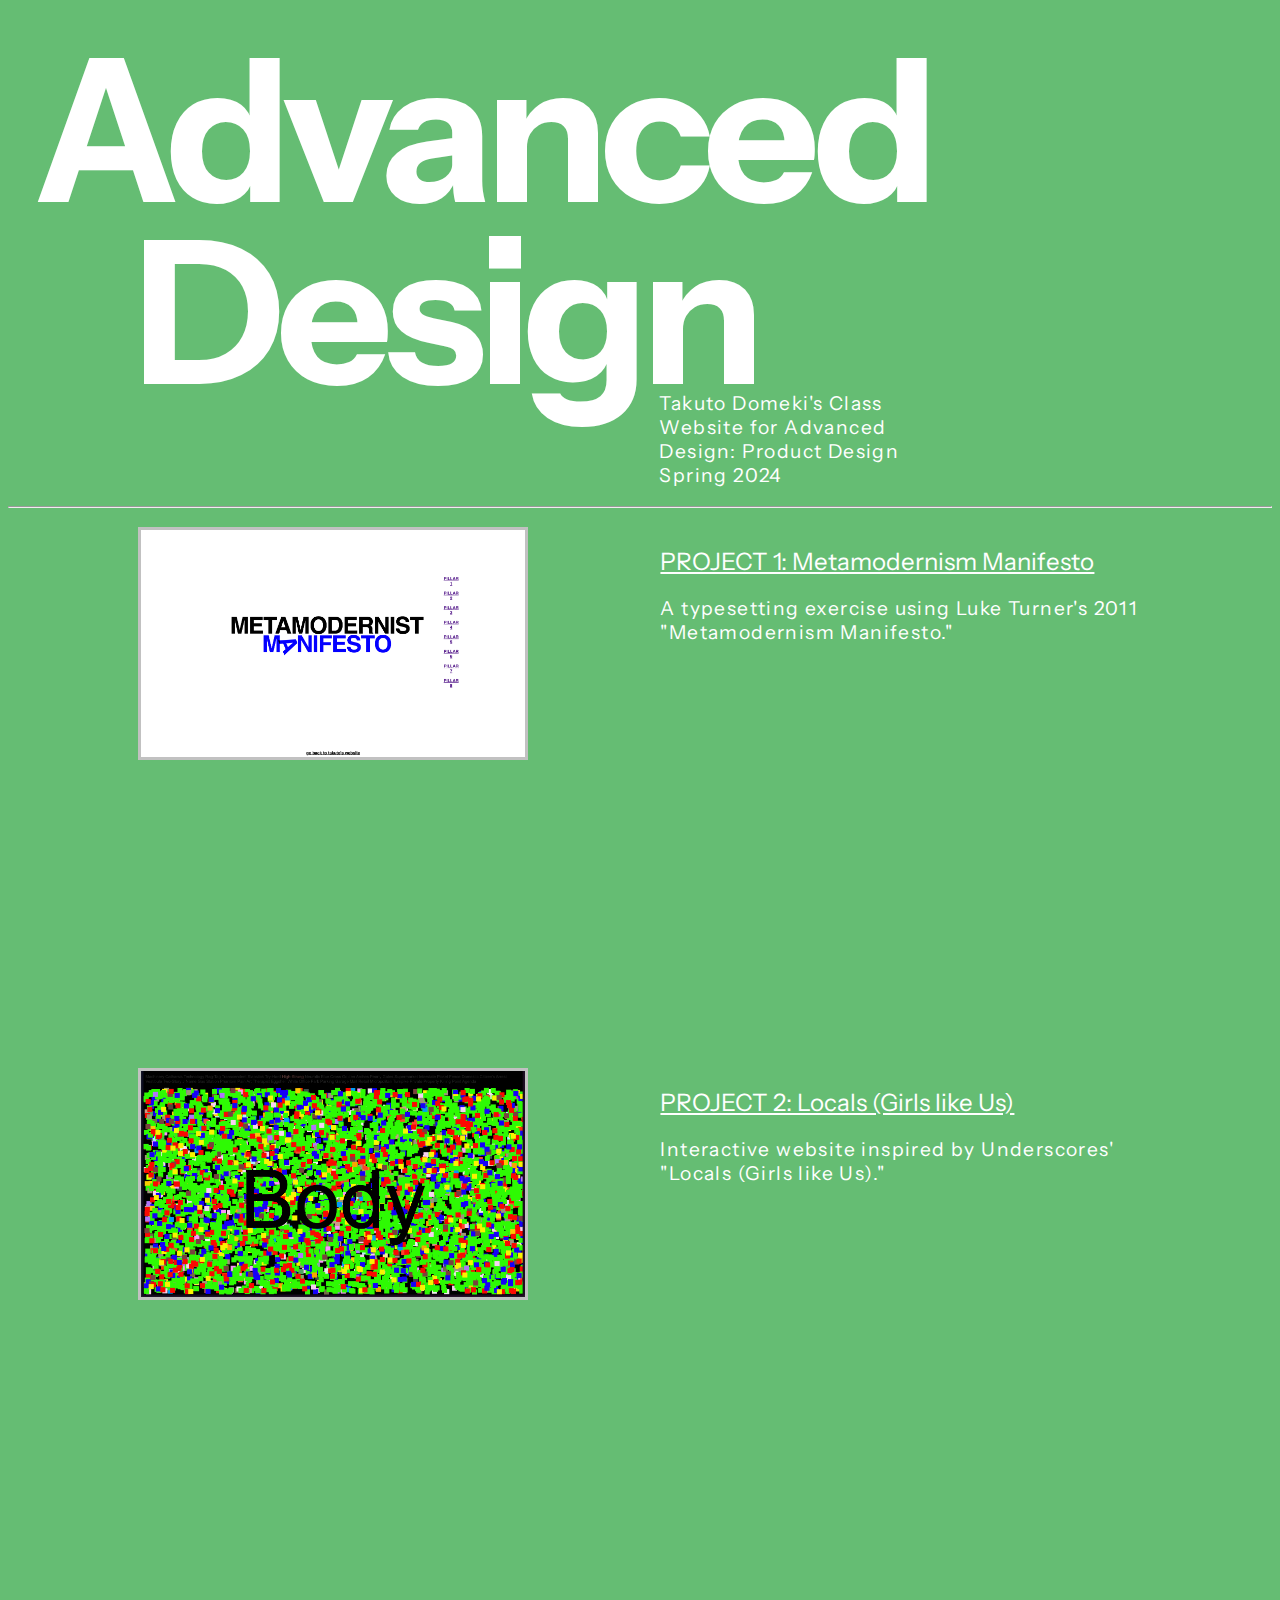
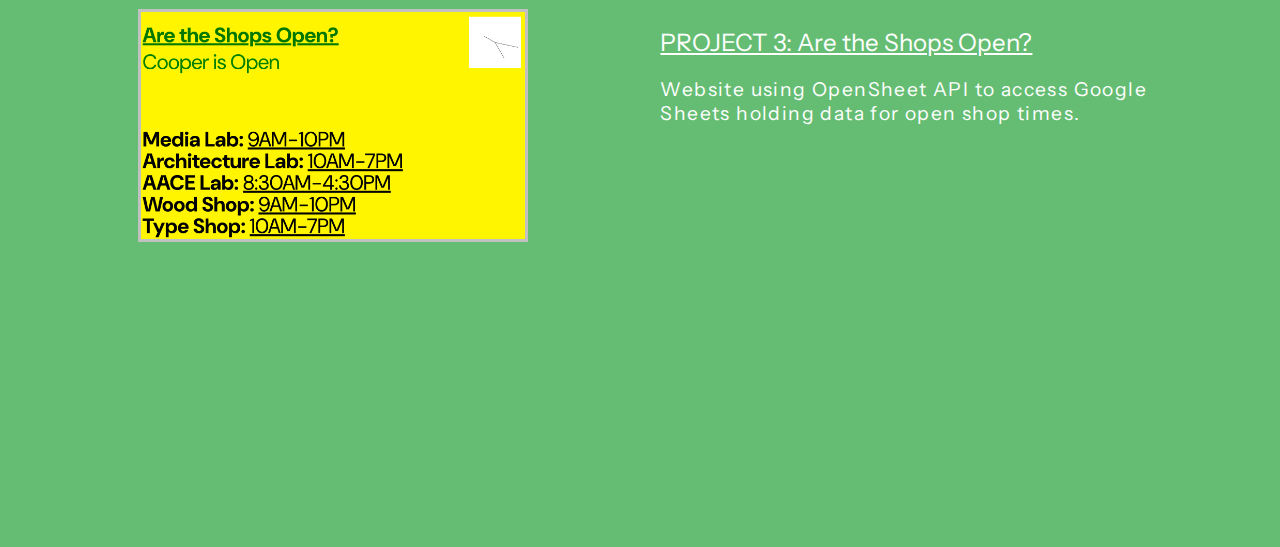
<file: index.html>
<!DOCTYPE html>
<html lang="en">

<head>
    <meta charset="UTF-8">
    <meta name="viewport" content="width=device-width, initial-scale=1.0">
    <title>Takuto Domeki ADPD</title>
    <link href="style.css" rel="stylesheet">
    <link rel="preconnect" href="https://fonts.googleapis.com">
    <link rel="preconnect" href="https://fonts.gstatic.com" crossorigin>
    <link
        href="https://fonts.googleapis.com/css2?family=DM+Sans:ital,opsz,wght@0,9..40,100..1000;1,9..40,100..1000&family=Instrument+Sans:ital,wght@0,400..700;1,400..700&family=Inter+Tight:wght@500&family=Ojuju:wght@200..800&family=Srisakdi:wght@400;700&display=swap"
        rel="stylesheet">
</head>

<body>
    <div id="header">
        <h1 id="word" class="word1">Advanced</h1>
        <h1 class="word2">Design</h1>
        <div class="subheading">
            <div class="subheading-move">
                <p id="tagline" class="text">Takuto Domeki's Class Website for Advanced Design: Product Design Spring
                    2024</p>
            </div>
        </div>
    </div>
    <hr>
    <div class="container">
        <div class="project">
            <div class="project-box">
                <img src="./img/project1_screengrab.png" alt="Project 1">
            </div>
            <div class="project-box">
                <h2> <a href="./project-1/index.html">PROJECT 1: Metamodernism Manifesto</a></h2>
                <p class="text">A typesetting exercise using Luke Turner's 2011 "Metamodernism Manifesto."</p>
            </div>
        </div>
        <div class="project">
            <div class="project-box">
                <img src="./img/project2_screengrab.png" alt="Project 2">
            </div>
            <div class="project-box">
                <h2><a href="./project-2/index.html">PROJECT 2: Locals &#40;Girls like Us&#41;</a></h2>
                <p class="text">Interactive website inspired by Underscores' "Locals &#40;Girls like Us&#41;."
                </p>
            </div>
        </div>
        <div class="project">
            <div class="project-box">
                <img src="./img/project3_screengrab.png" alt="Project 3">
            </div>
            <div class="project-box">
                <h2><a href="./project-3/index.html">PROJECT 3: Are the Shops Open?</a></h2>
                <p class="text">Website using OpenSheet API to access Google Sheets holding data for open shop times.
                </p>
            </div>
        </div>
    </div>
    <script src="homepage.js"></script>
</body>

</html>
</file>
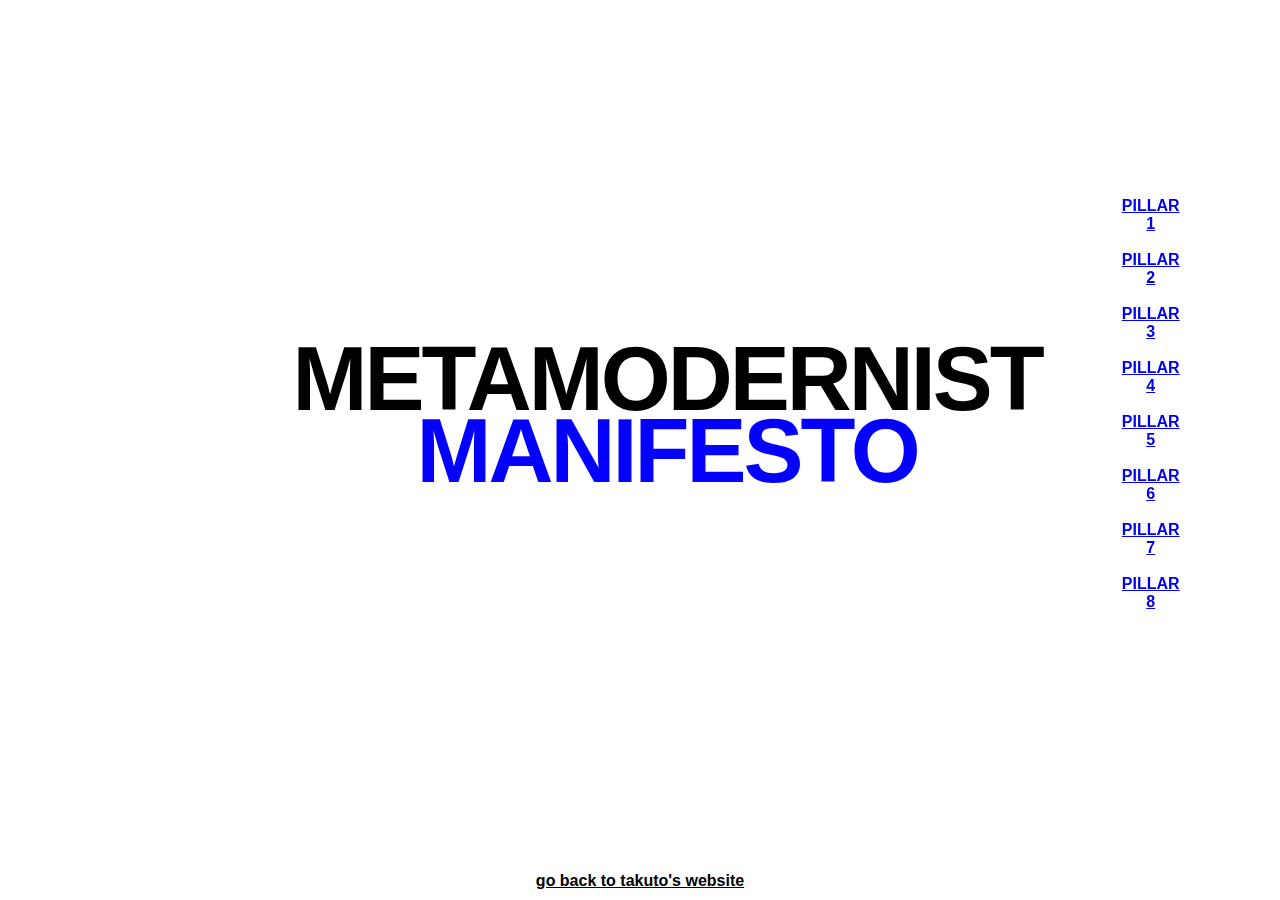
<file: project-1/index.html>
<!DOCTYPE html>
<html lang="en">
<head>
    <meta charset="UTF-8">
    <meta name="viewport" content="width=device-width, initial-scale=1.0">
    <title>Metamodernist Manifesto</title>
    <link href="style.css" rel="stylesheet">
</head>
<body>
    <div class="flexbox-container-parent">
        <div class="flexbox-container shift">
            <div>
                <h1 class="title">Metamodernist <span style="color:#0400ff">
                    M<span class="animated-text-1" style="mix-blend-mode: difference;">a</span>nifesto</h1>
            </div>
            <div class="link">
                <a href="./page-1.html">Pillar 1<br></a><br>
                <a href="./page-2.html">Pillar 2<br></a><br>
                <a href="./page-3.html">Pillar 3<br></a><br>
                <a href="./page-4.html">Pillar 4<br></a><br>
                <a href="./page-5.html">Pillar 5<br></a><br>
                <a href="./page-6.html">Pillar 6<br></a><br>
                <a href="./page-7.html">Pillar 7<br></a><br>
                <a href="./page-8.html">Pillar 8<br></a><br>
            </div>
        </div>
    </div>
    </div>
    <a href="../index.html" class="bottom-link">go back to takuto's website</a>
</body>
</html>
</file>
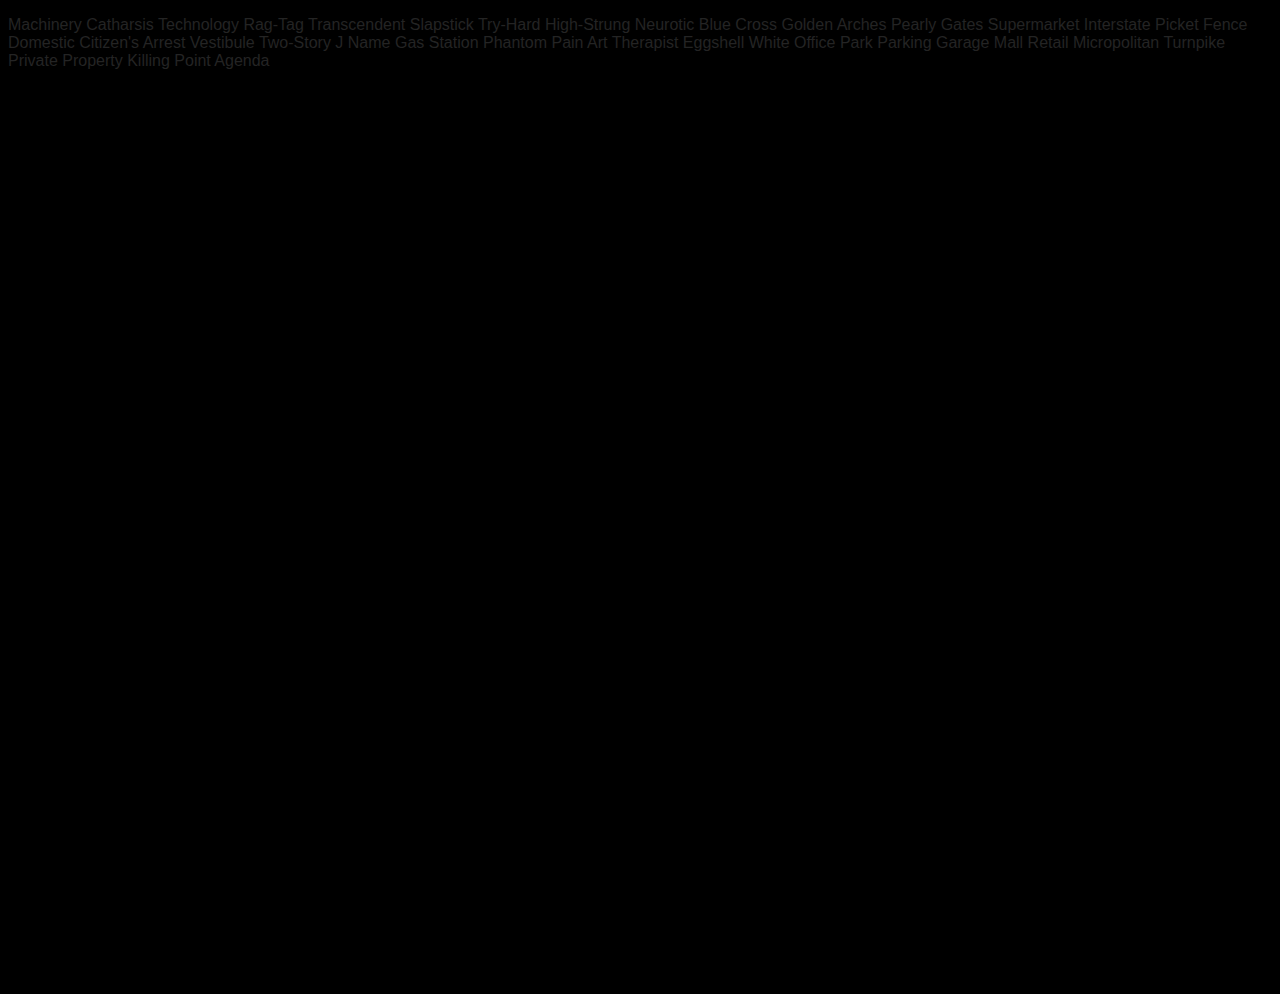
<file: project-2/index.html>
<!DOCTYPE html>
<html lang="en">

<head>
    <meta charset="UTF-8">
    <meta name="viewport" content="width=device-width, initial-scale=1.0">
    <title>Girls Like Us</title>
    <link rel="stylesheet" href="style.css">
</head>

<body>
    <p>
        <span class="hover-text" data-color="#554639">Machinery</span>
        <span class="hover-text" data-color="#FA3000">Catharsis</span>
        <span class="hover-text" data-color="#1100FA">Technology</span>
        <span class="hover-text" data-color="#FA96F9">Rag-Tag</span>
        <span class="hover-text" data-color="#009BFA">Transcendent</span>
        <span class="hover-text" data-color="#FACA01">Slapstick</span>
        <span class="hover-text" data-color="#FA0900">Try-Hard</span>
        <span class="hover-text" data-color="#7A423D">High-Strung</span>
        <span class="hover-text" data-color="#2BFA00">Neurotic</span>
        <span class="hover-text" data-color="#1600F9">Blue Cross</span>
        <span class="hover-text" data-color="#FAF300">Golden Arches</span>
        <span class="hover-text" data-color="#F7D2F1">Pearly Gates</span>
        <span class="hover-text" data-color="#FAA300">Supermarket</span>
        <span class="hover-text" data-color="#3C4F4A">Interstate</span>
        <span class="hover-text" data-color="#AEF1FA">Picket Fence</span>
        <span class="hover-text" data-color="#F8EB9E">Domestic</span>
        <span class="hover-text" data-color="#FA1400">Citizen's Arrest</span>
        <span class="hover-text" data-color="#8BA3A2">Vestibule</span>
        <span class="hover-text" data-color="#4FA365">Two-Story</span>
        <span class="hover-text" data-color="#40A410">J Name</span>
        <span class="hover-text" data-color="#453854">Gas Station</span>
        <span class="hover-text" data-color="#B175FA">Phantom Pain</span>
        <span class="hover-text" data-color="#FA442C">Art Therapist</span>
        <span class="hover-text" data-color="#F2EEF0">Eggshell White</span>
        <span class="hover-text" data-color="#756A46">Office Park</span>
        <span class="hover-text" data-color="#9E9579">Parking Garage</span>
        <span class="hover-text" data-color="#EBF5AB">Mall</span>
        <span class="hover-text" data-color="#CA413C">Retail</span>
        <span class="hover-text" data-color="#00F506">Micropolitan</span>
        <span class="hover-text" data-color="#F5F350">Turnpike</span>
        <span class="hover-text" data-color="#CA9A87">Private Property</span>
        <span class="hover-text" data-color="#F51A00">Killing Point</span>
        <span class="hover-text" data-color="#E800F4">Agenda</span>
    </p>
    <div id="change-text">Arms</div>

    <script src="project-2.js"></script>
</body>

</html>
</file>
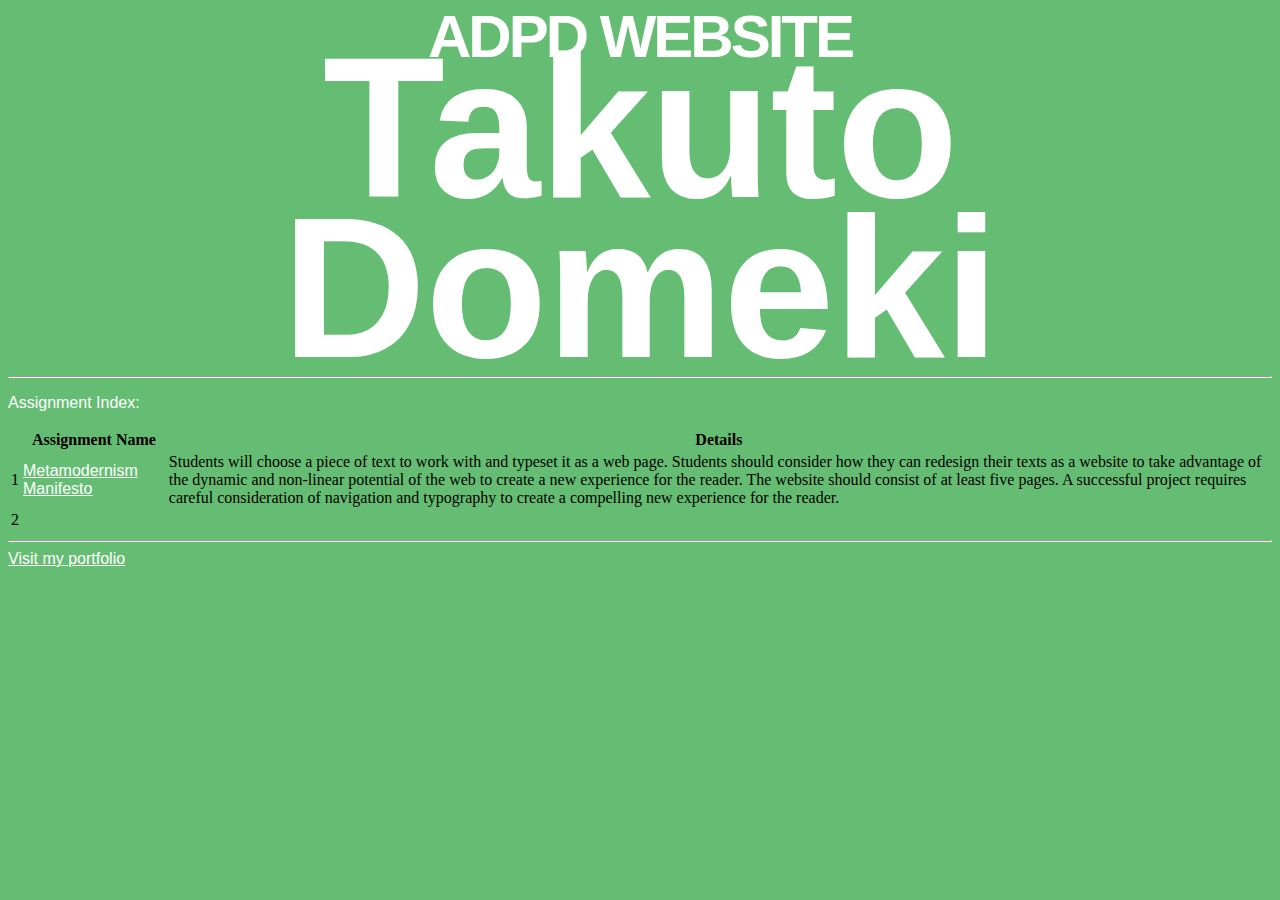
<file: defunctindex.html>
<!DOCTYPE html>
<html lang="en">
<head>
    <meta charset="UTF-8">
    <meta name="viewport" content="width=device-width, initial-scale=1.0">
    <title>Takuto Domeki ADPD</title>
    <link href="style.css" rel="stylesheet">
</head>
<body>
    <body>
    <h1 id="title">ADPD Website</h1>
    <h1 class="name">Takuto Domeki</h1>
    <hr>
    <p>Assignment Index:</p>
    <table>
        <tr>
            <th></th>
            <th>Assignment Name</th>
            <th>Details</th>
        </tr>
        <tr>
            <td>1</td>
            <td><a href="./project-1/index.html">Metamodernism Manifesto</a></td>
            <td>Students will choose a piece of text to work with and typeset it as a web page. Students should consider how they can redesign their texts as a website to take advantage of the dynamic and non-linear potential of the web to create a new experience for the reader. The website should consist of at least five pages. A successful project requires careful consideration of navigation and typography to create a compelling new experience for the reader.
            </td>
        </tr>
        <tr>
            <td>2</td>
            <td></td>
            <td></td>
        </tr>
    </table>
    <hr>
    <a href="https://takutodomeki.cargo.site/" target="_blank">Visit my portfolio</a><br>
</body>
</html>
</file>
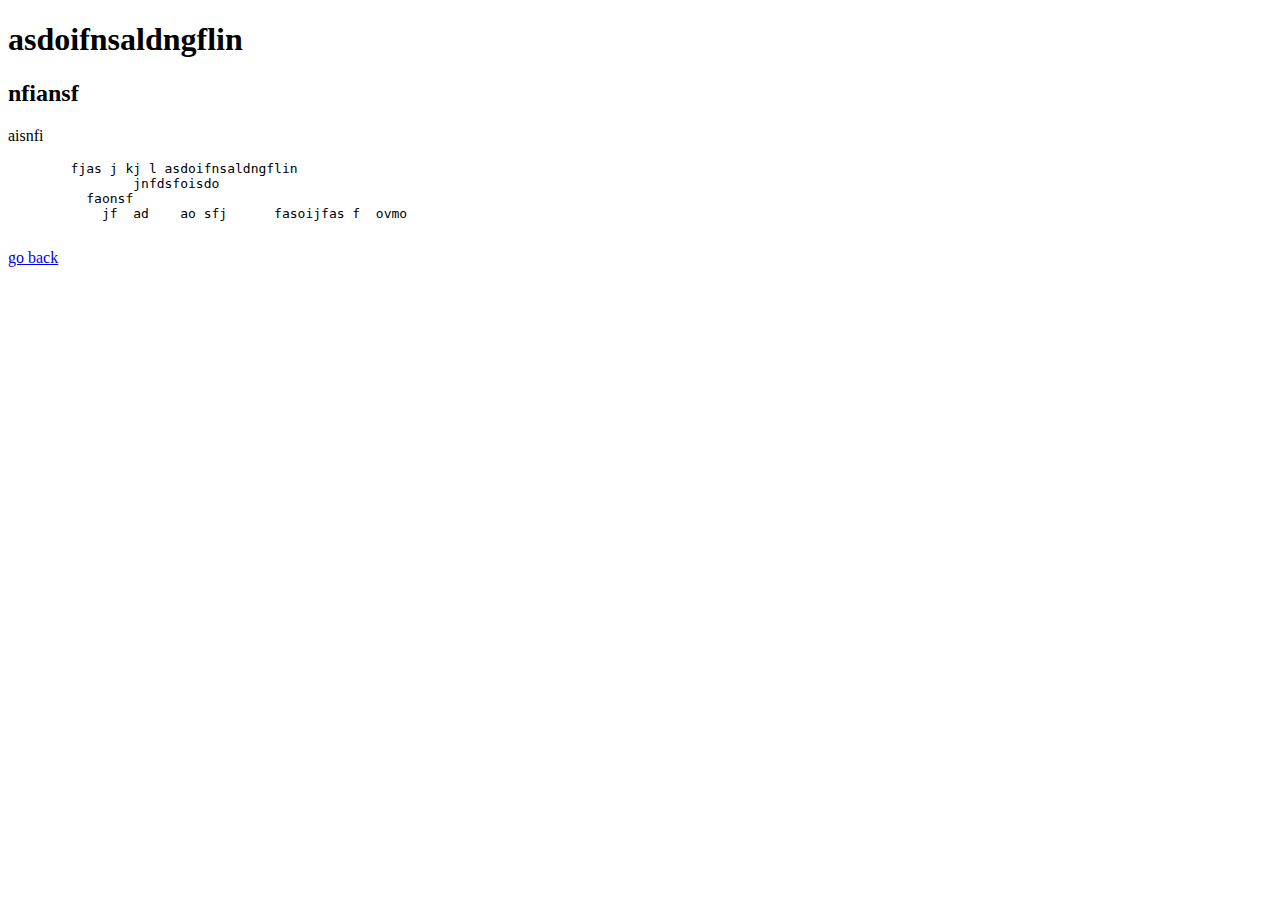
<file: page-2.html>
<!DOCTYPE html>
<html lang="en">
<head>
    <meta charset="UTF-8">
    <meta name="viewport" content="width=device-width, initial-scale=1.0">
    <title>Document</title>
</head>
<body>
    <h1>asdoifnsaldngflin</h1>
    <h2>nfiansf</h2>
    <p>aisnfi</p>
    <pre>
        fjas j kj l asdoifnsaldngflin 
                jnfdsfoisdo 
          faonsf 
            jf  ad    ao sfj      fasoijfas f  ovmo
    </pre>
    <a href="./index.html">go back</a>
</body>
</html>
</file>
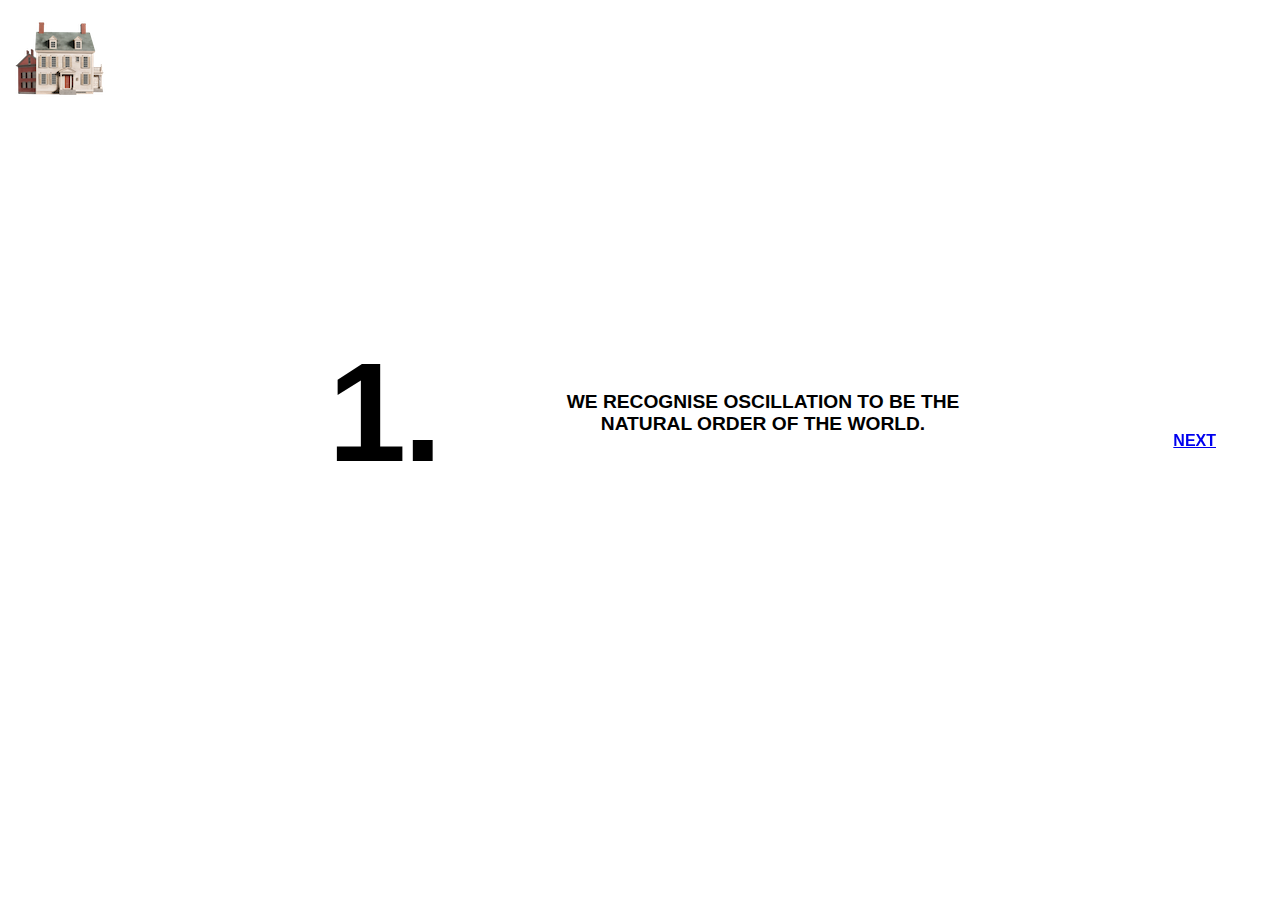
<file: project-1/page-1.html>
<!DOCTYPE html>
<html lang="en">
<head>
    <meta charset="UTF-8">
    <meta name="viewport" content="width=device-width, initial-scale=1.0">
    <title>Pillar 1</title>
    <link href="style.css" rel="stylesheet">
</head>
<body>


<div class="flexbox-container-parent">
    <div class="flexbox-container">
        <div>
            <h1 class="title-numerals">1.</h1>
        </div>
        <div>
            <p class="pillar">We recognise <span class="animated-text-1">oscillation</span> to be the natural order of the world.</p>
        </div>
    </div>
</div>
<div class="home-nav">
    <a href="./index.html">
        <img src="./img/takutaco_massachusetts_house_is_shown_on_a_white_background_dul_e6e0d329-7ff7-4b34-9196-f65f1c4ed392.png" alt="Home">
    </a><br>
</div>
    <div class="next-nav">
    <a href="./page-2.html">Next</a></div>
</div>
</body>
</html>
</file>
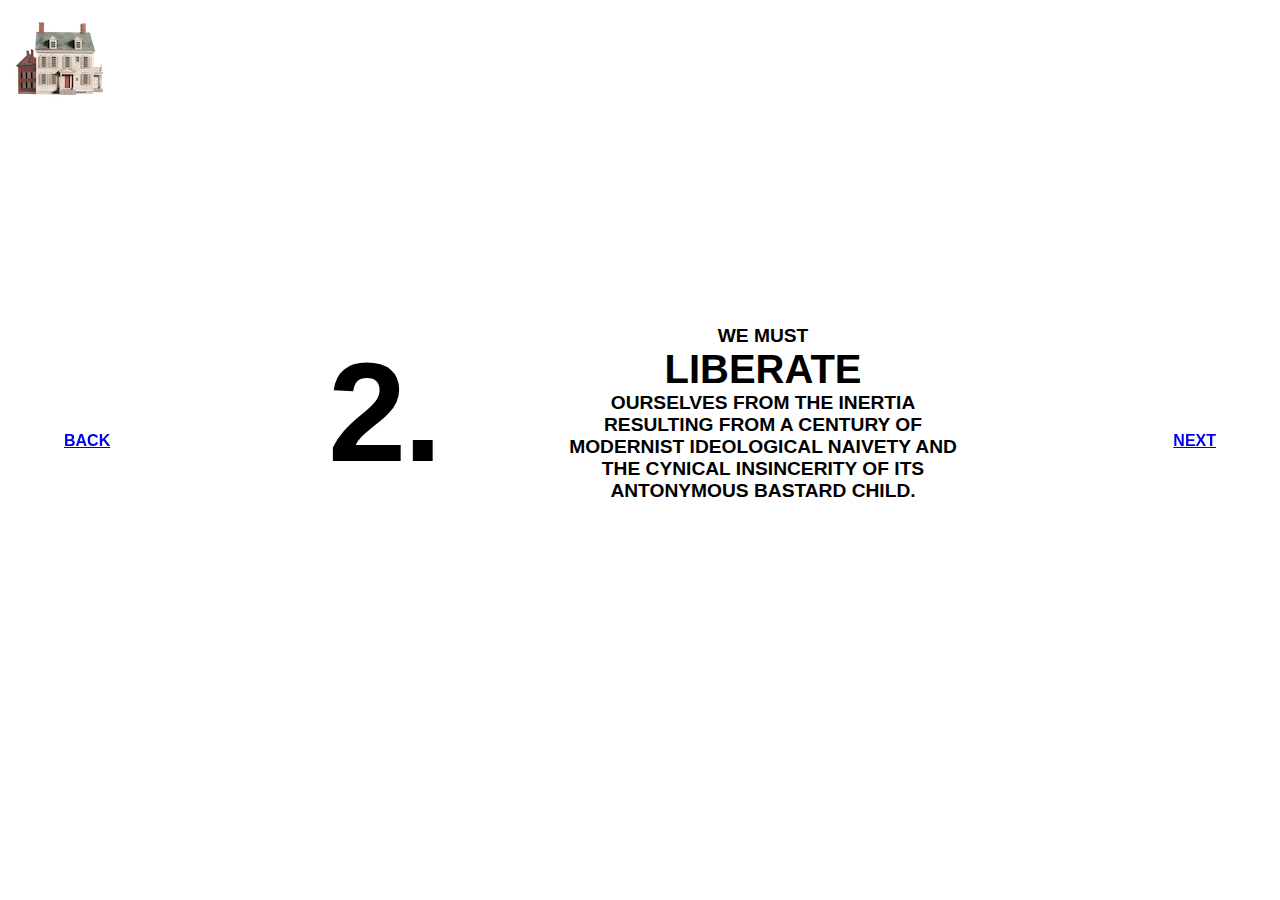
<file: project-1/page-2.html>
<!DOCTYPE html>
<html lang="en">
<head>
    <meta charset="UTF-8">
    <meta name="viewport" content="width=device-width, initial-scale=1.0">
    <title>Pillar 2</title>
    <link href="style.css" rel="stylesheet">
</head>
<body>
<div class="flexbox-container-parent">
    <div class="flexbox-container">
        <div>
            <h1 class="title-numerals">2.</h1>
        </div>
        <div>
            <p class="pillar">We must <br><span class="animated-text-2">liberate</span> <br>ourselves from the inertia resulting from a century of modernist ideological naivety and the cynical insincerity of its antonymous bastard child.</p>
        </div>
    </div>
</div>
    <div class="home-nav">
        <a href="./index.html">
            <img src="./img/takutaco_massachusetts_house_is_shown_on_a_white_background_dul_e6e0d329-7ff7-4b34-9196-f65f1c4ed392.png" alt="Home">
        </a><br>
    </div>
    <div class="next-nav">
        <a href="./page-3.html">Next</a></div>
    <div class="back-nav">
        <a href="./page-1.html">Back</a></div>
    </div>
</div>
</body>
</html>
</file>
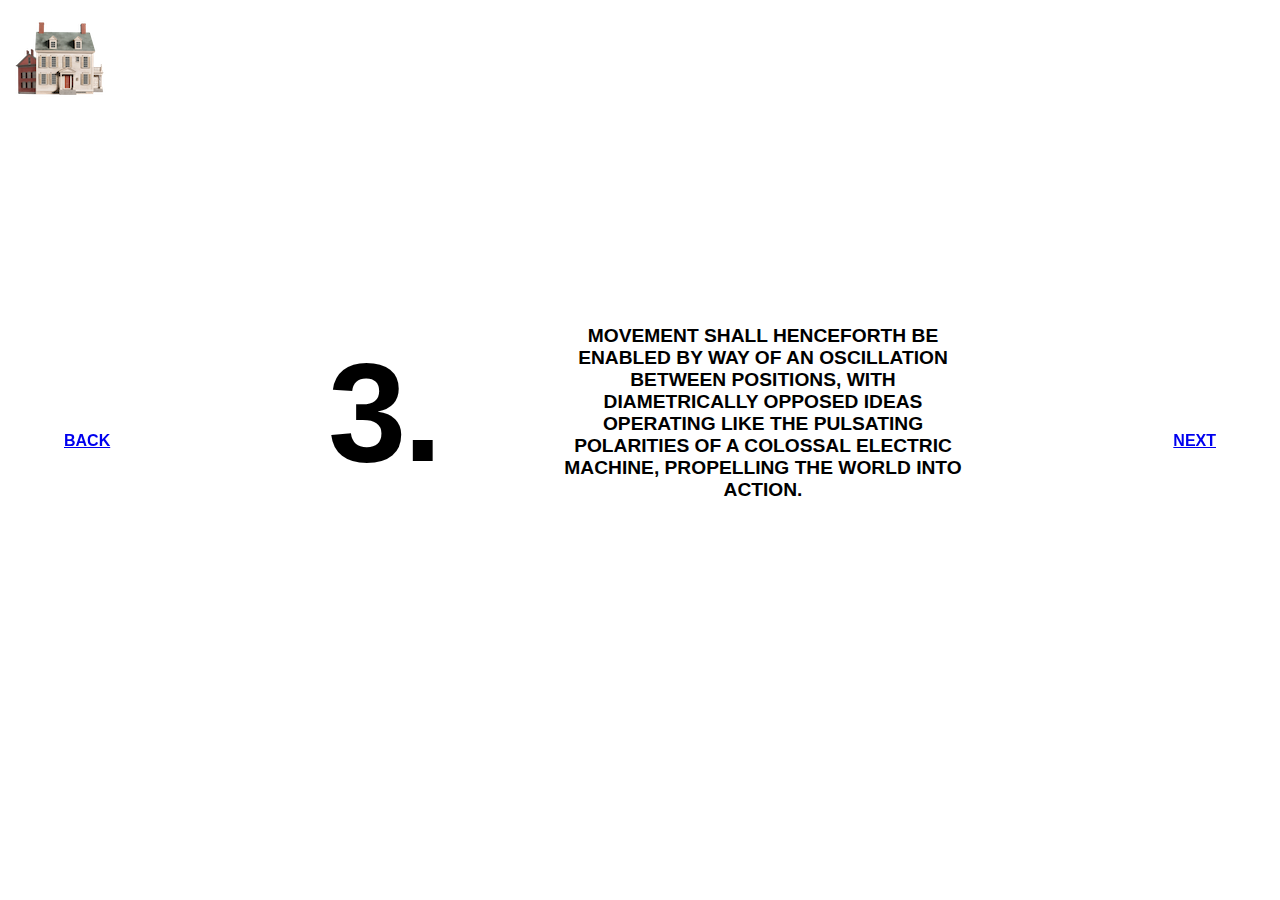
<file: project-1/page-3.html>
<!DOCTYPE html>
<html lang="en">
<head>
    <meta charset="UTF-8">
    <meta name="viewport" content="width=device-width, initial-scale=1.0">
    <title>Pillar 3</title>
    <link href="style.css" rel="stylesheet">
</head>
<body>
<div class="flexbox-container-parent">
    <div class="flexbox-container">
        <div>
            <h1 class="title-numerals">3.</h1>
        </div>
        <div>
            <p class="pillar"><span class="movetxt">Movement</span> shall henceforth be <span class="movetxt">enabled</span> by way of an <span class="movetxt">oscillation</span> between <span class="movetxt">positions,</span> with diametrically opposed ideas operating like the <span class="movetxt">pulsating polarities</span> of a colossal electric machine, <span class="movetxt">propelling</span> the world into action.</p>
        </div>
    </div>
</div>
<div class="home-nav">
    <a href="./index.html">
        <img src="./img/takutaco_massachusetts_house_is_shown_on_a_white_background_dul_e6e0d329-7ff7-4b34-9196-f65f1c4ed392.png" alt="Home">
    </a><br>
</div>
<div class="next-nav">
    <a href="./page-4.html">Next</a></div>
<div class="back-nav">
    <a href="./page-2.html">Back</a></div>
</div>
</body>
</html>
</file>
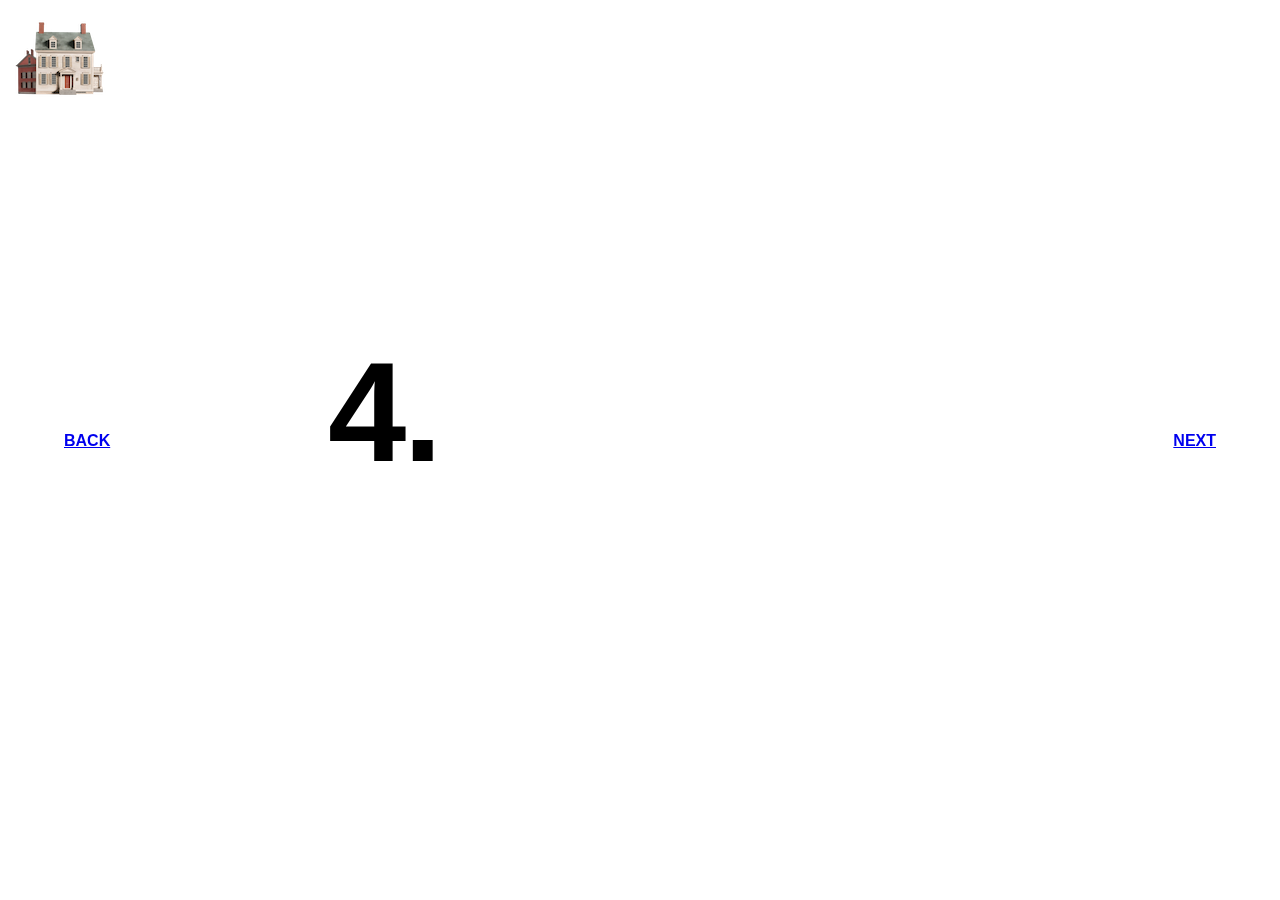
<file: project-1/page-4.html>
<!DOCTYPE html>
<html lang="en">
<head>
    <meta charset="UTF-8">
    <meta name="viewport" content="width=device-width, initial-scale=1.0">
    <title>Pillar 4</title>
    <link href="style.css" rel="stylesheet">
</head>
<body>
<div class="flexbox-container-parent">
    <div class="flexbox-container">
        <div>
            <h1 class="title-numerals">4.</h1>
        </div>
        <div>
            <p class="pillar hover-visible-text">We acknowledge the limitations inherent to all movement and experience, and the futility of any attempt to transcend the boundaries set forth therein. The essential incompleteness of a system should necessitate an adherence, not in order to achieve a given end or be slaves to its course, but rather perchance to glimpse by proxy some hidden exteriority. Existence is enriched if we set about our task as if those limits might be exceeded, for such action unfolds the world.</p>
        </div>
    </div>
</div>
<div class="home-nav">
    <a href="./index.html">
        <img src="./img/takutaco_massachusetts_house_is_shown_on_a_white_background_dul_e6e0d329-7ff7-4b34-9196-f65f1c4ed392.png" alt="Home">
    </a><br>
</div>
<div class="next-nav">
    <a href="./page-5.html">Next</a></div>
<div class="back-nav">
    <a href="./page-3.html">Back</a></div>
</div>
</body>
</html>
</file>
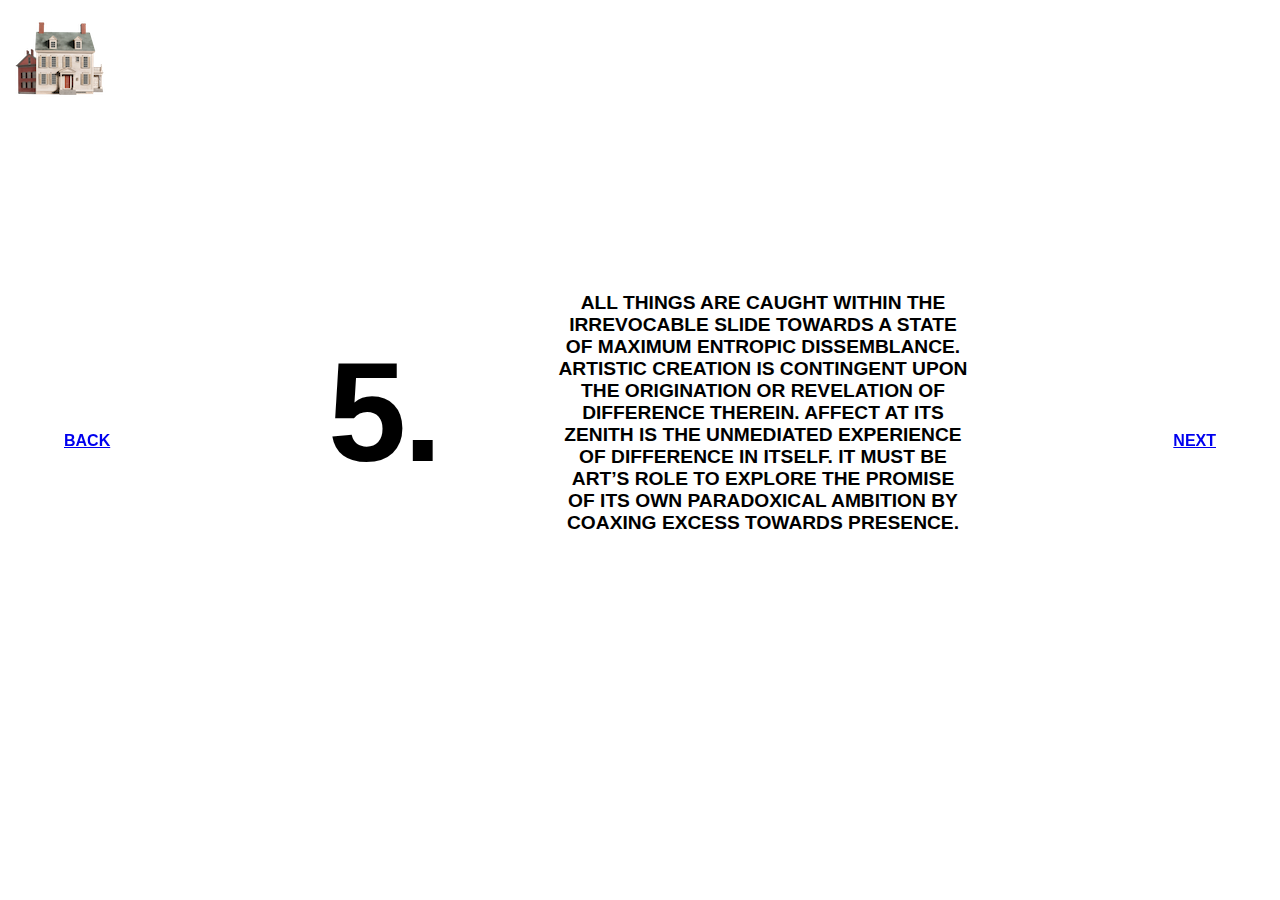
<file: project-1/page-5.html>
<!DOCTYPE html>
<html lang="en">
<head>
    <meta charset="UTF-8">
    <meta name="viewport" content="width=device-width, initial-scale=1.0">
    <title>Pillar 5</title>
    <link href="style.css" rel="stylesheet">
</head>
<body>
<div class="flexbox-container-parent">
    <div class="flexbox-container">
        <div>
            <h1 class="title-numerals">5.</h1>
        </div>
        <div>
            <p class="pillar animating-text-3">All things are caught within the irrevocable slide towards a state of maximum entropic dissemblance. Artistic creation is contingent upon the origination or revelation of difference therein. Affect at its zenith is the unmediated experience of difference in itself. It must be art’s role to explore the promise of its own paradoxical ambition by coaxing excess towards presence.</p>
        </div>
    </div>
</div>
<div class="home-nav">
    <a href="./index.html">
        <img src="./img/takutaco_massachusetts_house_is_shown_on_a_white_background_dul_e6e0d329-7ff7-4b34-9196-f65f1c4ed392.png" alt="Home">
    </a><br>
</div>
<div class="next-nav">
    <a href="./page-6.html">Next</a></div>
<div class="back-nav">
    <a href="./page-4.html">Back</a></div>
</div>
</body>
</html>
</file>
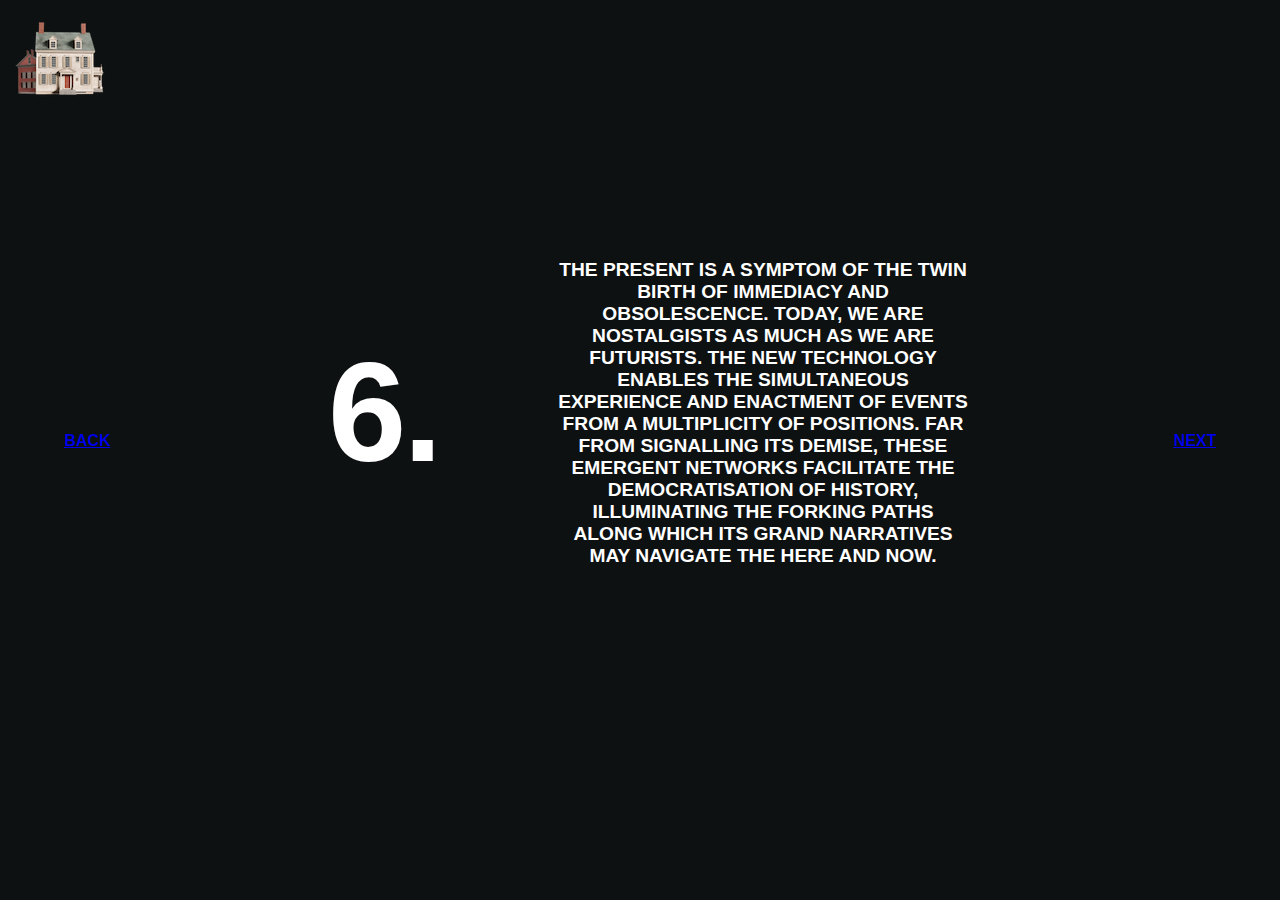
<file: project-1/page-6.html>
<!DOCTYPE html>
<html lang="en">
<head>
    <meta charset="UTF-8">
    <meta name="viewport" content="width=device-width, initial-scale=1.0">
    <title>Pillar 6</title>
    <link href="style.css" rel="stylesheet">
</head>
<body style="background-color:rgb(14, 17, 17);">
<div class="flexbox-container-parent">
    <div class="flexbox-container glow" style="color:rgb(255, 255, 255);">
        <div>
            <h1 class="title-numerals">6.</h1>
        </div>
        <div>
            <p class="pillar">The present is a symptom of the twin birth of immediacy and obsolescence. Today, we are nostalgists as much as we are futurists. The new technology enables the simultaneous experience and enactment of events from a multiplicity of positions. Far from signalling its demise, these emergent networks facilitate the democratisation of history, illuminating the forking paths along which its grand narratives may navigate the here and now.</p>
        </div>
    </div>
</div>
<div class="home-nav">
    <a href="./index.html">
        <img src="./img/takutaco_massachusetts_house_is_shown_on_a_white_background_dul_e6e0d329-7ff7-4b34-9196-f65f1c4ed392.png" alt="Home">
    </a><br>
</div>
<div class="next-nav">
    <a href="./page-7.html">Next</a></div>
<div class="back-nav">
    <a href="./page-5.html">Back</a></div>
</div>
</body>
</html>
</file>
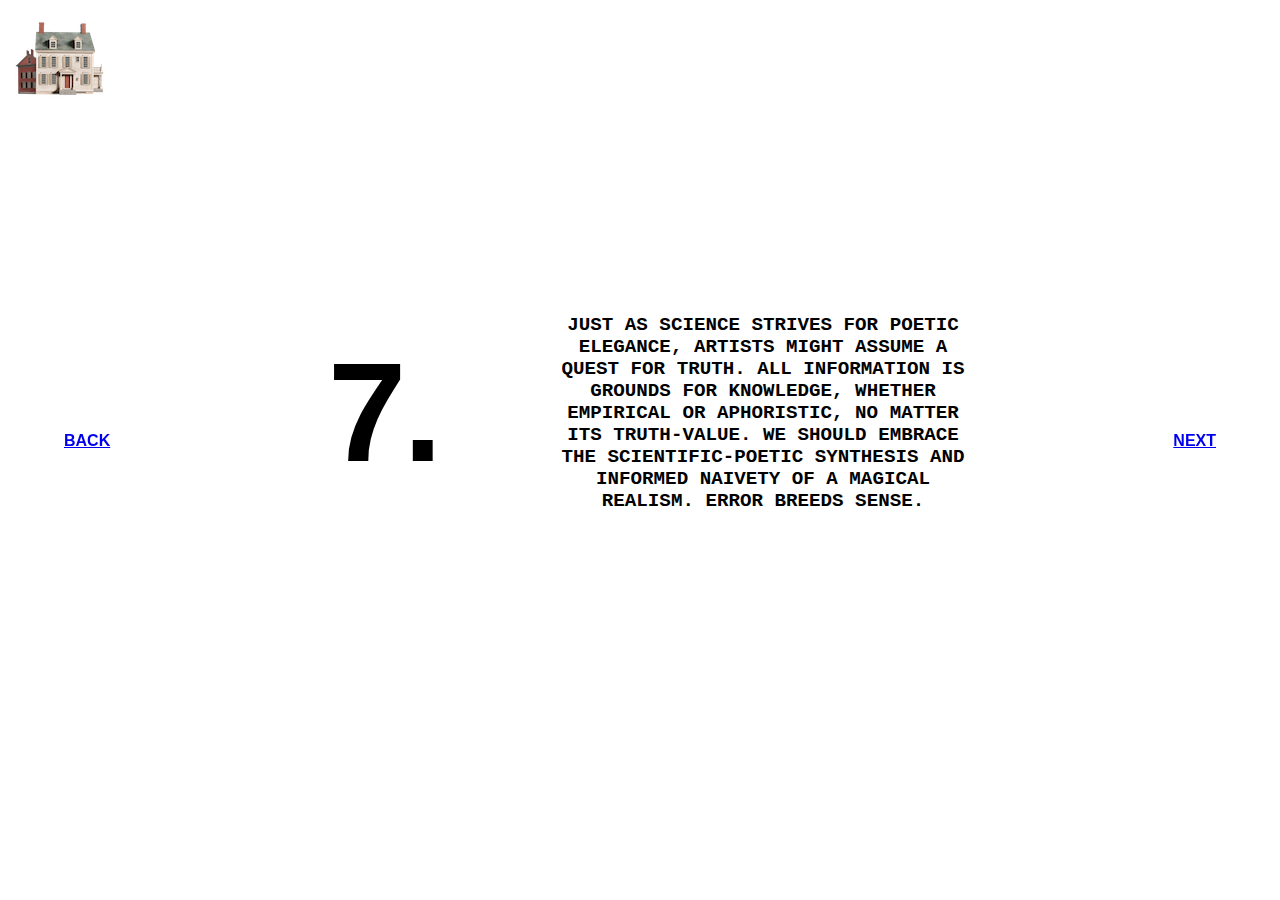
<file: project-1/page-7.html>
<!DOCTYPE html>
<html lang="en">
<head>
    <meta charset="UTF-8">
    <meta name="viewport" content="width=device-width, initial-scale=1.0">
    <title>Pillar 7</title>
    <link href="style.css" rel="stylesheet">
</head>
<body>
<div class="flexbox-container-parent">
    <div class="flexbox-container">
        <div>
            <h1 class="title-numerals">7.</h1>
        </div>
        <div>
            <p class="pillar" style="font-family: 'Lucida Console', 'Courier New', monospace;">Just as science strives for poetic elegance, artists might assume a quest for truth. All information is grounds for knowledge, whether empirical or aphoristic, no matter its truth-value. We should embrace the scientific-poetic synthesis and informed naivety of a magical realism. Error breeds sense.</p>
        </div>
    </div>
</div>
<div class="home-nav">
    <a href="./index.html">
        <img src="./img/takutaco_massachusetts_house_is_shown_on_a_white_background_dul_e6e0d329-7ff7-4b34-9196-f65f1c4ed392.png" alt="Home">
    </a><br>
</div>
<div class="next-nav">
    <a href="./page-8.html">Next</a></div>
<div class="back-nav">
    <a href="./page-6.html">Back</a></div>
</div>
</body>
</html>
</file>
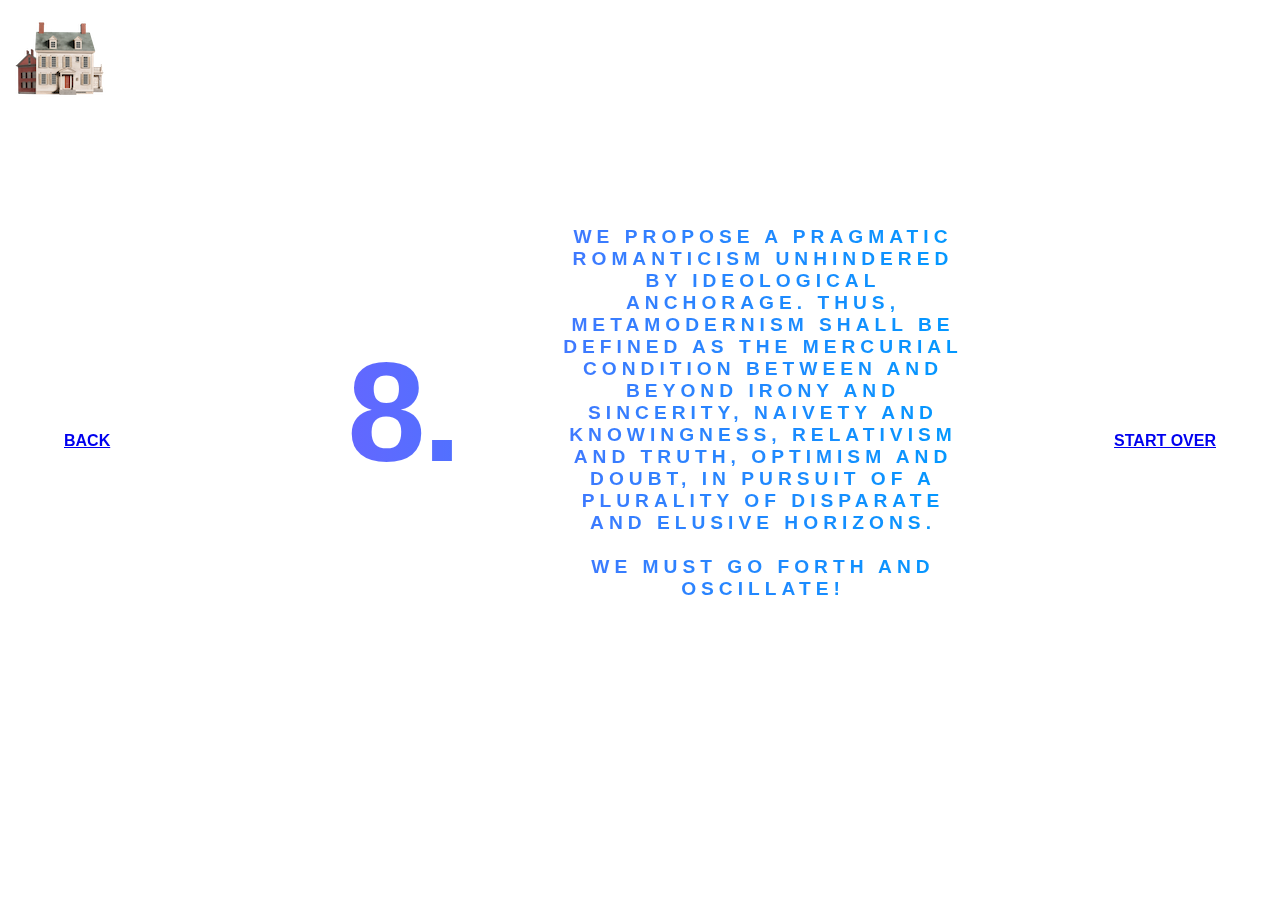
<file: project-1/page-8.html>
<!DOCTYPE html>
<html lang="en">
<head>
    <meta charset="UTF-8">
    <meta name="viewport" content="width=device-width, initial-scale=1.0">
    <title>Pillar 8</title>
    <link href="style.css" rel="stylesheet">
</head>
<body>
<div class="flexbox-container-parent">
    <div class="flexbox-container rainbow rainbow_text_animated">
        <div>
            <h1 class="title-numerals">8.</h1>
        </div>
        <div>
            <p class="pillar">We propose a pragmatic romanticism unhindered by ideological anchorage. Thus, metamodernism shall be defined as the mercurial condition between and beyond irony and sincerity, naivety and knowingness, relativism and truth, optimism and doubt, in pursuit of a plurality of disparate and elusive horizons. <br><br>We must go forth and oscillate!</p>
        </div>
    </div>
</div>
<div class="home-nav">
    <a href="./index.html">
        <img src="./img/takutaco_massachusetts_house_is_shown_on_a_white_background_dul_e6e0d329-7ff7-4b34-9196-f65f1c4ed392.png" alt="Home">
    </a><br>
</div>
<div class="next-nav">
    <a href="./page-1.html">Start Over</a></div>
<div class="back-nav">
    <a href="./page-7.html">Back</a></div>
</div>
</body>
</html>
</file>
<file: style.css>
p,
h2 {
    color: rgb(255, 255, 255);
    font-family: "Instrument Sans", sans-serif;
    font-optical-sizing: auto;
    font-weight: 400;
    font-style: normal;
}

h1 {
    color: white;
    font-family: "Instrument Sans", sans-serif;
    font-optical-sizing: auto;
    font-weight: 400;
    font-style: normal;
}


body {
    background-color: #65bd73;
}

.text {
    font-size: larger;
    letter-spacing: 1.4px;
    color: rgb(255, 255, 255);

}

a {
    color: rgb(255, 255, 255);
    font-family: "Instrument Sans", sans-serif;
    font-optical-sizing: auto;
    font-weight: 400;
    font-style: normal;
}

.that_feeling {
    max-width: 50%;
    height: auto;
}

#title {
    font-size: 60px;
    letter-spacing: -3px;
    line-height: 80%;
    text-transform: uppercase;
    margin-bottom: -1%;
    margin-top: 1%;
    text-align: center;
}

.name {
    letter-spacing: -1px;
    line-height: 80%;
    text-align: center;
}

.selfie {
    max-width: 300%;
    height: auto;
}

.column {
    float: left;
    width: 5%;
    padding: 0%;
}

a:visited {
    color: #0019B7;
}

a:hover {
    color: rgb(0, 255, 8);

}

.row::after {
    content: "";
    clear: both;
    display: table;
}

.container {
    display: flex;
    flex-direction: column;
    max-width: fit-content;
    margin-left: auto;
    margin-right: auto;
}

.project {
    display: flex;
    margin-bottom: 20px;
    flex-direction: row;
}

.project-box {
    margin-left: 10px;
    padding: 1%;
    width: 40vw;
    height: 500px;
}

.project-box img {
    max-width: 30vw;
    margin-inline: auto;
    border: solid #c1c1c1;
}

.word1 {
    position: relative;
    margin-bottom: 0%;
    margin-top: 0%;
    letter-spacing: -8px;
    padding-left: 2%;
    line-height: -20px;
    font-family: "Instrument Sans", sans-serif;
    font-optical-sizing: auto;
    font-weight: 700;
    font-style: normal;
    font-variation-settings:
        "wdth" 100;
}

.word2 {
    position: relative;
    margin-bottom: 0%;
    margin-top: 0%;
    letter-spacing: -8px;
    padding-left: 10%;
    line-height: .6;
    font-family: "Instrument Sans", sans-serif;
    font-optical-sizing: auto;
    font-weight: 700;
    font-style: normal;
    font-variation-settings:
        "wdth" 100;


}

h1 {
    font-size: 200px;
    margin-bottom: 0%;
    margin-top: 0%;
    font-weight: 700;
}

#header {
    display: relative;
    max-height: fit-content;
}

.subheading {
    position: relative;
    width: 250px;
    padding-left: 10%;
}

.subheading-move {
    position: relative;
    left: 210%;
}

#icon {
    position: fixed;
    top: 10px;
    right: 100px;
}

@media screen and (max-width: 768px) {
    .project-box {
        width: 100%;
    }
}

@media screen and (max-width: 768px) {
    h1 {
        font-size: 130px;
    }
}

@media screen and (max-width: 480px) {
    h1 {
        font-size: 90px;
    }
}
</file>
<file: project-1/style.css>
p, a, h1, h2, h3{
    font-family: 'Inter Tight', sans-serif;
}

a{
    font-weight: bold;
    text-transform: uppercase;
}

.title{
    font-size: 90px;
    letter-spacing: -3px;
    line-height: 80%;
    text-transform: uppercase;
    margin-bottom: -1%;
    margin-top: -.5%;
    text-align: center;
}

.title-numerals {
    font-size: 11vw;
    letter-spacing: -3px;
    text-transform: uppercase;
    min-width: 150px;
}

.link{
    text-align: center;
}

.shift{
    transform: translateX(-4%);
}

.bottom-link {
    position: absolute;
    bottom: 0;
    left: 50%;
    transform: translateX(-50%);
    text-align: center;
    padding: 10px;
    color: hsl(0, 0%, 0%);
    text-transform: lowercase;
}



.flexbox-container {
    display: flex;
    justify-content: center;
    align-items: center;
    margin-left: 25%;
    margin-right: 25%;
    gap: 80px;
}
.flexbox-container-parent {
    display: flex;
    position: absolute;
    width: 100%;
    height: 90%;
}

.center-text-nav {
    text-align: center;
    position: absolute;
    bottom: 0;
    left: 50%;
    transform: translateX(-0%) translateY(-600%);
}

.home-nav {
    position: sticky;
    top: 0;
    left: 0;
}

.next-nav {
    text-align: right;
    position: absolute;
    bottom: 50%;
    right: 5%;
}

.back-nav {
    text-align: left;
    position: absolute;
    bottom: 50%;
    left: 5%;
}

.pillar {
    font-weight: bold;
    text-transform: uppercase;
    text-align: center;
    font-size: 1.5vw;
}

.animated-text-1 {
    display: inline-block;
    white-space: nowrap;
    animation: rotateForever 5s linear infinite;
  }

  @keyframes rotateForever {
    from {
      transform: rotate(0deg);
    }
    to {
      transform: rotate(360deg);
    }
  }

  @keyframes expandContract {
    0%, 100% {
      letter-spacing: 1px;
    }
    50% {
      letter-spacing: 40px;
    }
  }

  .animated-text-2 {
    font-size: 40px;
    animation: expandContract 2s infinite ease-in-out;
  }

  .movetxt {
    position: relative;
    animation: moving 5s infinite;
  }

  @keyframes moving {
    0%, 100% {
      top: 0;
    }
    50% {
      top: 200px;
    }
  }

  .hover-visible-text {
    opacity: 0;
    transition: opacity 0.3s ease;
  }

  .hover-visible-text:hover {
    opacity: 1;
  }

  @keyframes growShrink {
    0%, 100% {
      font-size: 16px;
    }
    50% {
      font-size: var(--maxFontSize, 24px);
    }
  }

  .animating-text-3 {
    animation: growShrink 3s infinite alternate;
  }

  .glow {
    animation: glow 5s ease-in-out infinite alternate;
  }
  
  @keyframes glow {
    from {
      text-shadow: 0 0 10px #ffffff76, 0 0 20px #ffe5534b;
    }
    
    to {
      text-shadow: 0 0 20px #fff, 0 0 30px rgb(255, 187, 77);
    }
  }

  .rainbow {
    text-align: center;
    text-decoration: underline;
    font-size: 32px;
    font-family: monospace;
    letter-spacing: 5px;
}
.rainbow_text_animated {
    background: linear-gradient(to right, #6666ff, #0099ff , #00ff00, #ff3399, #6666ff);
    -webkit-background-clip: text;
    background-clip: text;
    color: transparent;
    animation: rainbow_animation 6s ease-in-out infinite;
    background-size: 400% 100%;
}

@keyframes rainbow_animation {
    0%,100% {
        background-position: 0 0;
    }

    50% {
        background-position: 100% 0;
    }
}

a:focus {
  outline: 2px solid #0400ff; /* Remove the default focus outline */
  box-shadow: 0 8px 5px rgba(0, 123, 255, 0.5);
}
</file>
<file: project-2/style.css>
body {
    font-size: 16px;
    font-family: Arial, sans-serif;
    background-color: rgb(0, 0, 0);
    color: rgb(36, 36, 36);
}

#clickable-text {
    cursor: pointer;
    font-size: 24px;
    position: absolute;
    top: 20px;
}
#clickable-text-01 {
    cursor: pointer;
    font-size: 24px;
    position: absolute;
    top: 20px;
}

#change-text {
    display: flex;
    align-items: center;
    justify-content: center;
    height: 100vh;
    margin: 0;
    padding: 0;
    justify-content: center;
    font-size: 20em;
    color: #000000;
    
}

.square {
    width: 20px;
    height: 20px;
    position: absolute;
    background-color: #333;
    z-index: -1;
}

.hover-text {
    cursor:default;
    transition: color 0.3s ease;
}

@media screen and (max-width: 1200px) {
    #change-text {
      font-size: 10em;
    }
  }
  
  @media screen and (max-width: 500px) {
    #change-text {
      font-size: 5em;
    }
  }
</file>
